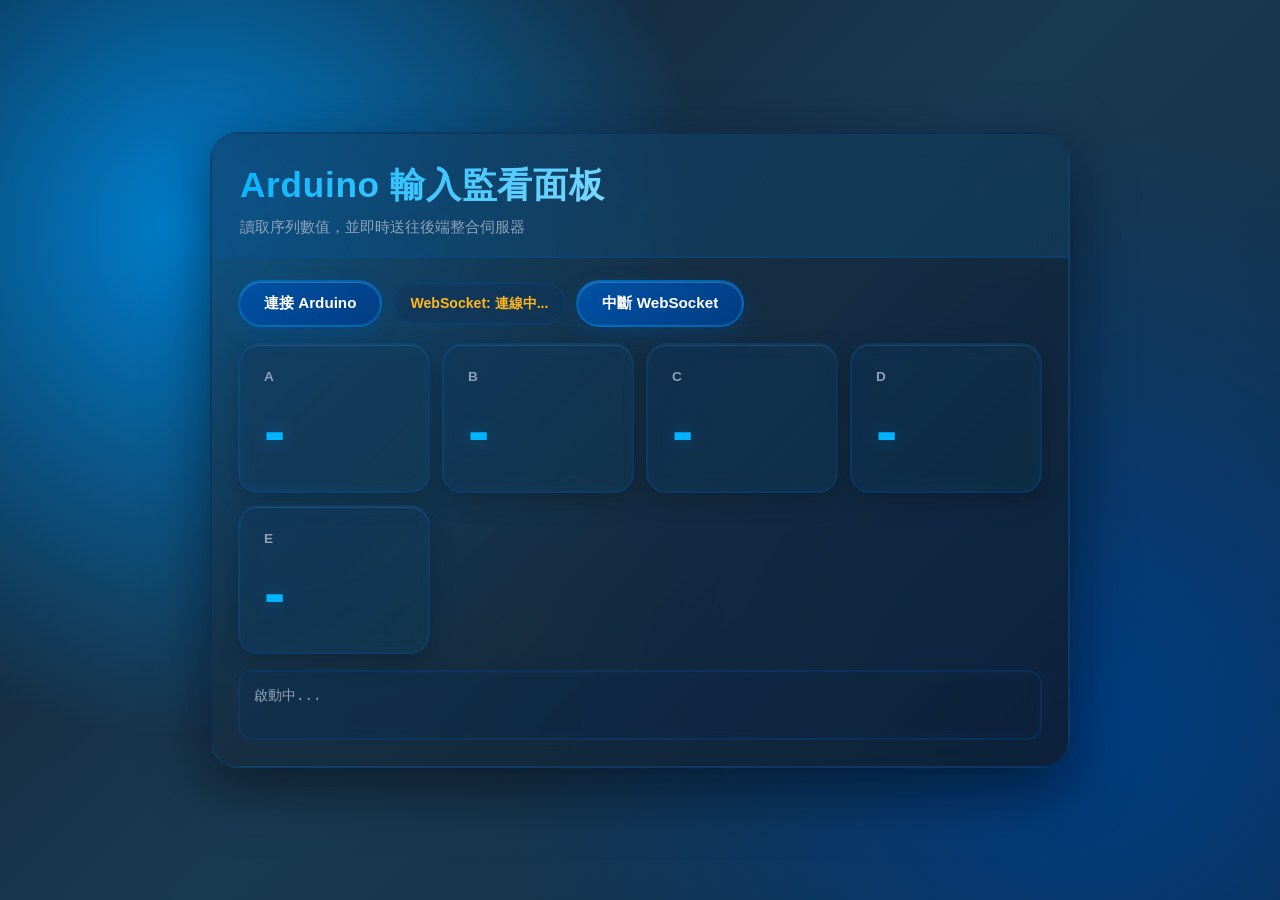
<file: ArduinoToTd/index/index.html>
<!doctype html>
<html lang="zh-Hant">
<head>
  <meta charset="UTF-8" />
  <meta name="viewport" content="width=device-width, initial-scale=1.0" />
  <title>Arduino 輸入監看</title>
  <link rel="stylesheet" href="../common.css">
  <link rel="stylesheet" href="index.css">
</head>
<body>
  <main class="panel">
    <header class="header">
      <h1 class="title">Arduino 輸入監看面板</h1>
      <p class="subtitle">讀取序列數值，並即時送往後端整合伺服器</p>
    </header>

    <section class="content">
      <div class="toolbar">
        <button id="connectSerialBtn" class="btn">連接 Arduino</button>
        <div id="wsStatus" class="status-chip warn">WebSocket: 連線中...</div>
        <button id="toggleWsBtn" class="btn">中斷 WebSocket</button>
        <div style="margin-left:auto" id="channelsGroup"></div>
      </div>

      <div style="display:grid;gap:12px;grid-template-columns: repeat(auto-fit,minmax(160px,1fr));">
        <div class="value-card"><div class="value-label">A</div><div id="valA" class="value-number">-</div></div>
        <div class="value-card"><div class="value-label">B</div><div id="valB" class="value-number">-</div></div>
        <div class="value-card"><div class="value-label">C</div><div id="valC" class="value-number">-</div></div>
        <div class="value-card"><div class="value-label">D</div><div id="valD" class="value-number">-</div></div>
        <div class="value-card"><div class="value-label">E</div><div id="valE" class="value-number">-</div></div>
      </div>

      <div id="log" class="log">啟動中...</div>
    </section>
  </main>

  <script src="../bridge.js"></script>
  <script src="../serial.js"></script>
  <script src="index.js"></script>
</body>
</html>
</file>
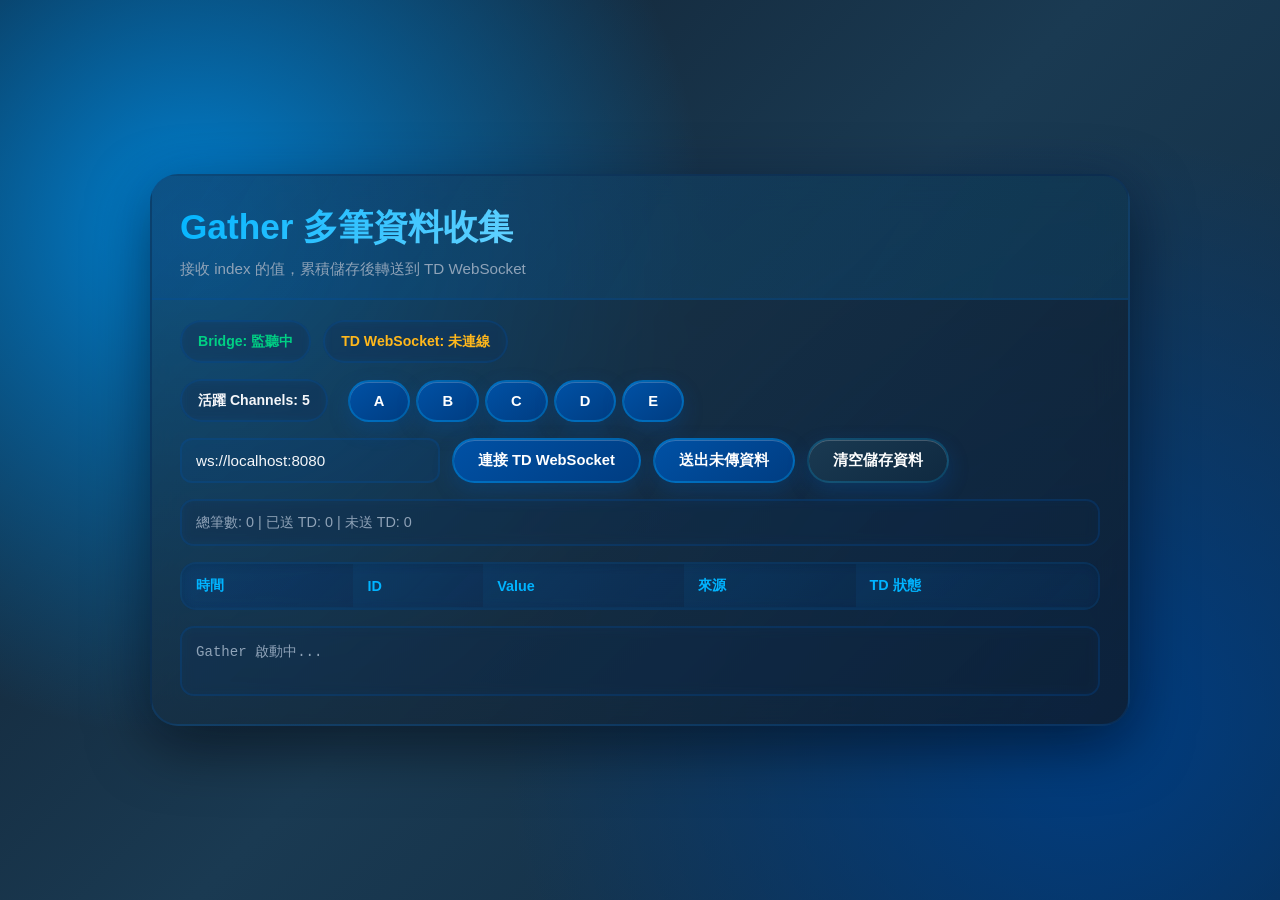
<file: ArduinoToTd/gather/gather.html>
<!doctype html>
<html lang="zh-Hant">
<head>
	<meta charset="UTF-8" />
	<meta name="viewport" content="width=device-width, initial-scale=1.0" />
	<title>Gather 收集站</title>
	<link rel="stylesheet" href="../common.css">
	<link rel="stylesheet" href="gather.css">
</head>
<body>
	<main class="panel">
		<header class="header">
			<h1>Gather 多筆資料收集</h1>
			<p class="subtitle">接收 index 的值，累積儲存後轉送到 TD WebSocket</p>
		</header>

		<section class="content">
			<div class="row">
				<div id="bridgeStatus" class="status-chip ok">Bridge: 監聽中</div>
				<div id="tdStatus" class="status-chip warn">TD WebSocket: 未連線</div>
			</div>

			<div class="row">
				<div class="status-chip">活躍 Channels: <span id="channelsDisplay">5</span></div>
				<div style="display:flex;gap:6px;margin-left:8px">
					<button id="chA" class="btn">A</button>
					<button id="chB" class="btn">B</button>
					<button id="chC" class="btn">C</button>
					<button id="chD" class="btn">D</button>
					<button id="chE" class="btn">E</button>
				</div>
			</div>

			<div class="row">
				<input id="tdWsUrl" type="text" value="ws://localhost:8080" />
				<button id="toggleTdBtn" class="btn">連接 TD WebSocket</button>
				<button id="sendPendingBtn" class="btn">送出未傳資料</button>
				<button id="clearBtn" class="btn secondary">清空儲存資料</button>
			</div>

			<div id="stats" class="stats">總筆數: 0 | 已送 TD: 0 | 未送 TD: 0</div>

			<div class="table-wrap">
				<table>
					<thead>
						<tr>
							<th>時間</th>
							<th>ID</th>
							<th>Value</th>
							<th>來源</th>
							<th>TD 狀態</th>
						</tr>
					</thead>
					<tbody id="recordBody"></tbody>
				</table>
			</div>

			<div id="log" class="log">Gather 啟動中...</div>
		</section>
	</main>

	<script src="../bridge.js"></script>
	<script src="gather.js"></script>
</body>
</html>
</file>
<file: ArduinoToTd/common.css>
:root {
  --primary: #0051a5;
  --primary-dark: #003d82;
  --primary-light: #0080d0;
  --secondary: #00b4ff;
  --bg-1: #0f1b2a;
  --bg-2: #1a3a52;
  --ink: #f5f7fa;
  --ink-dark: #e8eef5;
  --muted: #8fa3b8;
  --card: rgba(255, 255, 255, 0.08);
  --card-hover: rgba(255, 255, 255, 0.12);
  --border: rgba(0, 81, 165, 0.25);
  --ok: #00d084;
  --warn: #ffb81c;
  --err: #ff4444;
  --accent: #00b4ff;
}

* { box-sizing: border-box; }

body {
  margin: 0;
  min-height: 100vh;
  font-family: "Segoe UI", "Noto Sans TC", "PingFang TC", sans-serif;
  color: var(--ink);
  background:
    radial-gradient(circle at 15% 25%, #0080d0 0%, transparent 40%),
    radial-gradient(circle at 85% 80%, #003d82 0%, transparent 45%),
    linear-gradient(135deg, #0f1b2a 0%, #1a3a52 50%, #0f2940 100%);
  display: grid;
  place-items: center;
  padding: 24px;
}

.panel { box-sizing: border-box; }
</file>
<file: ArduinoToTd/index/index.css>
:root {
  --primary: #0051a5;
  --primary-dark: #003d82;
  --primary-light: #0080d0;
  --secondary: #00b4ff;
  --bg-1: #0f1b2a;
  --bg-2: #1a3a52;
  --ink: #f5f7fa;
  --ink-dark: #e8eef5;
  --muted: #8fa3b8;
  --card: rgba(255, 255, 255, 0.08);
  --card-hover: rgba(255, 255, 255, 0.12);
  --border: rgba(0, 81, 165, 0.25);
  --ok: #00d084;
  --warn: #ffb81c;
  --err: #ff4444;
  --accent: #00b4ff;
}

* {
  box-sizing: border-box;
}

body {
  margin: 0;
  min-height: 100vh;
  font-family: "Segoe UI", "Noto Sans TC", "PingFang TC", sans-serif;
  color: var(--ink);
  background:
    radial-gradient(circle at 15% 25%, #0080d0 0%, transparent 40%),
    radial-gradient(circle at 85% 80%, #003d82 0%, transparent 45%),
    linear-gradient(135deg, #0f1b2a 0%, #1a3a52 50%, #0f2940 100%);
  display: grid;
  place-items: center;
  padding: 24px;
}

.panel {
  width: min(860px, 100%);
  border: 2px solid var(--border);
  border-radius: 28px;
  background: linear-gradient(135deg, rgba(26, 58, 82, 0.6), rgba(15, 27, 42, 0.8));
  backdrop-filter: blur(16px);
  box-shadow: 0 20px 60px rgba(0, 0, 0, 0.5), 0 0 60px rgba(0, 81, 165, 0.1);
  overflow: hidden;
  animation: panel-in 500ms ease;
}

.header {
  padding: 28px 28px 18px;
  border-bottom: 2px solid var(--border);
  background: linear-gradient(120deg, rgba(0, 81, 165, 0.2), rgba(0, 180, 255, 0.1));
}

.title {
  margin: 0;
  font-size: clamp(1.4rem, 2vw + 0.7rem, 2.2rem);
  letter-spacing: 0.02em;
  background: linear-gradient(135deg, #00b4ff, #ffffff);
  -webkit-background-clip: text;
  -webkit-text-fill-color: transparent;
  background-clip: text;
  font-weight: 700;
}

.subtitle {
  margin: 8px 0 0;
  color: var(--muted);
  font-size: 0.95rem;
}

.content {
  display: grid;
  grid-template-columns: 1fr;
  gap: 16px;
  padding: 22px 26px 26px;
}

.toolbar {
  display: flex;
  flex-wrap: wrap;
  align-items: center;
  gap: 10px;
}

.btn {
  border: 2px solid rgba(0, 180, 255, 0.3);
  border-radius: 999px;
  background: linear-gradient(145deg, #0051a5, #003d82);
  color: #fff;
  padding: 11px 24px;
  font-size: 0.95rem;
  font-weight: 600;
  cursor: pointer;
  transition: all 160ms ease;
  box-shadow: 0 8px 20px rgba(0, 81, 165, 0.3), inset 0 1px 0 rgba(255, 255, 255, 0.2);
}

.btn:hover {
  transform: translateY(-2px);
  box-shadow: 0 12px 28px rgba(0, 180, 255, 0.4), inset 0 1px 0 rgba(255, 255, 255, 0.3);
  background: linear-gradient(145deg, #0080d0, #0051a5);
  border-color: rgba(0, 180, 255, 0.6);
}

.btn:active {
  transform: translateY(0);
}

.btn:disabled {
  cursor: not-allowed;
  opacity: 0.5;
  transform: none;
  box-shadow: none;
}

.status-chip {
  border: 2px solid var(--border);
  border-radius: 999px;
  padding: 10px 16px;
  font-size: 0.88rem;
  font-weight: 600;
  background: rgba(0, 81, 165, 0.15);
  backdrop-filter: blur(4px);
}

.ok { color: var(--ok); }
.warn { color: var(--warn); }
.err { color: var(--err); }

.value-card {
  border: 2px solid var(--border);
  border-radius: 20px;
  padding: 24px;
  background: linear-gradient(135deg, rgba(0, 81, 165, 0.15), rgba(0, 180, 255, 0.08));
  backdrop-filter: blur(8px);
  display: grid;
  gap: 12px;
  animation: slide-in 520ms ease;
  transition: all 300ms ease;
  box-shadow: 0 8px 24px rgba(0, 0, 0, 0.2), inset 0 1px 0 rgba(255, 255, 255, 0.1);
}

.value-card:hover {
  border-color: rgba(0, 180, 255, 0.5);
  background: linear-gradient(135deg, rgba(0, 81, 165, 0.25), rgba(0, 180, 255, 0.15));
  box-shadow: 0 12px 32px rgba(0, 180, 255, 0.2), inset 0 1px 0 rgba(255, 255, 255, 0.2);
  transform: translateY(-4px);
}

.value-label {
  font-size: 0.85rem;
  color: var(--muted);
  letter-spacing: 0.04em;
  text-transform: uppercase;
  font-weight: 600;
}

.value-number {
  margin: 0;
  font-size: clamp(2.2rem, 6vw, 4rem);
  line-height: 1.1;
  font-weight: 800;
  letter-spacing: 0.01em;
  color: #00b4ff;
  text-shadow: 0 0 20px rgba(0, 180, 255, 0.3);
}

.log {
  border: 2px solid var(--border);
  border-radius: 14px;
  min-height: 70px;
  padding: 14px;
  color: var(--muted);
  background: rgba(0, 81, 165, 0.1);
  backdrop-filter: blur(6px);
  font-size: 0.88rem;
  overflow-wrap: anywhere;
  font-family: "Courier New", monospace;
}

.log.err {
  color: var(--err);
  background: rgba(255, 68, 68, 0.1);
  border-color: rgba(255, 68, 68, 0.3);
}

@keyframes panel-in {
  from {
    transform: translateY(12px);
    opacity: 0;
  }
  to {
    transform: translateY(0);
    opacity: 1;
  }
}

@keyframes slide-in {
  from {
    transform: translateX(-8px) scale(0.98);
    opacity: 0;
  }
  to {
    transform: translateX(0) scale(1);
    opacity: 1;
  }
}

@keyframes pulse-glow {
  0%, 100% { text-shadow: 0 0 20px rgba(0, 180, 255, 0.3); }
  50% { text-shadow: 0 0 30px rgba(0, 180, 255, 0.6); }
}

@media (max-width: 640px) {
  .panel {
    border-radius: 22px;
  }

  .header,
  .content {
    padding-left: 18px;
    padding-right: 18px;
  }

  .toolbar {
    align-items: stretch;
  }

  .btn,
  .status-chip {
    width: 100%;
    text-align: center;
  }
}
</file>
<file: ArduinoToTd/gather/gather.css>
:root {
  --primary: #0051a5;
  --primary-dark: #003d82;
  --primary-light: #0080d0;
  --secondary: #00b4ff;
  --bg-1: #0f1b2a;
  --bg-2: #1a3a52;
  --ink: #f5f7fa;
  --ink-dark: #e8eef5;
  --muted: #8fa3b8;
  --card: rgba(255, 255, 255, 0.08);
  --card-hover: rgba(255, 255, 255, 0.12);
  --border: rgba(0, 81, 165, 0.25);
  --ok: #00d084;
  --warn: #ffb81c;
  --err: #ff4444;
  --accent: #00b4ff;
}

* { box-sizing: border-box; }

body {
  margin: 0;
  min-height: 100vh;
  font-family: "Segoe UI", "Noto Sans TC", "PingFang TC", sans-serif;
  color: var(--ink);
  background:
    radial-gradient(circle at 15% 25%, #0080d0 0%, transparent 40%),
    radial-gradient(circle at 85% 80%, #003d82 0%, transparent 45%),
    linear-gradient(135deg, #0f1b2a 0%, #1a3a52 50%, #0f2940 100%);
  display: grid;
  place-items: center;
  padding: 24px;
}

.panel {
  width: min(980px, 100%);
  border: 2px solid var(--border);
  border-radius: 28px;
  background: linear-gradient(135deg, rgba(26, 58, 82, 0.6), rgba(15, 27, 42, 0.8));
  backdrop-filter: blur(16px);
  box-shadow: 0 20px 60px rgba(0, 0, 0, 0.5), 0 0 60px rgba(0, 81, 165, 0.1);
  overflow: hidden;
}

.header {
  padding: 28px 28px 18px;
  border-bottom: 2px solid var(--border);
  background: linear-gradient(120deg, rgba(0, 81, 165, 0.2), rgba(0, 180, 255, 0.1));
}

h1 {
  margin: 0;
  font-size: clamp(1.4rem, 2vw + 0.7rem, 2.2rem);
  background: linear-gradient(135deg, #00b4ff, #ffffff);
  -webkit-background-clip: text;
  -webkit-text-fill-color: transparent;
  background-clip: text;
  font-weight: 700;
}

.subtitle {
  margin: 8px 0 0;
  color: var(--muted);
  font-size: 0.95rem;
}

.content {
  padding: 20px 28px 28px;
  display: grid;
  gap: 16px;
}

.row {
  display: flex;
  flex-wrap: wrap;
  gap: 12px;
  align-items: center;
}

.status-chip {
  border: 2px solid var(--border);
  border-radius: 999px;
  padding: 10px 16px;
  font-size: 0.88rem;
  font-weight: 600;
  background: rgba(0, 81, 165, 0.15);
  backdrop-filter: blur(4px);
}

.ok { color: var(--ok); }
.warn { color: var(--warn); }
.err { color: var(--err); }

.btn {
  border: 2px solid rgba(0, 180, 255, 0.3);
  border-radius: 999px;
  background: linear-gradient(145deg, #0051a5, #003d82);
  color: #fff;
  padding: 11px 24px;
  font-size: 0.92rem;
  font-weight: 600;
  cursor: pointer;
  transition: all 160ms ease;
  box-shadow: 0 8px 20px rgba(0, 81, 165, 0.3), inset 0 1px 0 rgba(255, 255, 255, 0.2);
}

.btn:hover {
  transform: translateY(-2px);
  box-shadow: 0 12px 28px rgba(0, 180, 255, 0.4), inset 0 1px 0 rgba(255, 255, 255, 0.3);
  background: linear-gradient(145deg, #0080d0, #0051a5);
  border-color: rgba(0, 180, 255, 0.6);
}

.btn.secondary {
  background: linear-gradient(145deg, #1a3a52, #0f2940);
  border-color: rgba(0, 180, 255, 0.2);
}

.btn.secondary:hover {
  background: linear-gradient(145deg, #0080d0, #0051a5);
  border-color: rgba(0, 180, 255, 0.6);
}

input[type="text"] {
  border: 2px solid var(--border);
  border-radius: 12px;
  padding: 12px 14px;
  font-size: 0.95rem;
  min-width: 260px;
  outline: none;
  background: rgba(0, 81, 165, 0.1);
  color: var(--ink);
  transition: all 160ms ease;
}

input[type="text"]:focus {
  border-color: var(--accent);
  box-shadow: 0 0 0 3px rgba(0, 180, 255, 0.2);
  background: rgba(0, 81, 165, 0.15);
}

.stats {
  border: 2px solid var(--border);
  border-radius: 14px;
  background: rgba(0, 81, 165, 0.1);
  backdrop-filter: blur(6px);
  padding: 12px 14px;
  color: var(--muted);
  font-size: 0.9rem;
  font-weight: 500;
}

.table-wrap {
  border: 2px solid var(--border);
  border-radius: 16px;
  background: linear-gradient(135deg, rgba(0, 81, 165, 0.1), rgba(0, 180, 255, 0.05));
  backdrop-filter: blur(6px);
  overflow: auto;
  max-height: 400px;
  box-shadow: inset 0 2px 8px rgba(0, 0, 0, 0.2);
}

table {
  width: 100%;
  border-collapse: collapse;
  min-width: 640px;
}

th,
 td {
  text-align: left;
  padding: 12px 14px;
  border-bottom: 1px solid var(--border);
  font-size: 0.9rem;
  white-space: nowrap;
}

th {
  position: sticky;
  top: 0;
  background: linear-gradient(135deg, rgba(0, 81, 165, 0.25), rgba(0, 51, 130, 0.2));
  color: var(--secondary);
  font-weight: 700;
  z-index: 1;
}

td {
  color: var(--ink-dark);
}

.log {
  border: 2px solid var(--border);
  border-radius: 14px;
  background: rgba(0, 81, 165, 0.1);
  backdrop-filter: blur(6px);
  min-height: 70px;
  padding: 14px;
  color: var(--muted);
  font-size: 0.88rem;
  overflow-wrap: anywhere;
  font-family: "Courier New", monospace;
}

.log.err {
  color: var(--err);
  background: rgba(255, 68, 68, 0.1);
  border-color: rgba(255, 68, 68, 0.3);
}

@media (max-width: 640px) {
  .header,
  .content {
    padding-left: 18px;
    padding-right: 18px;
  }

  .btn,
  .status-chip,
  input[type="text"] {
    width: 100%;
  }
}
</file>
